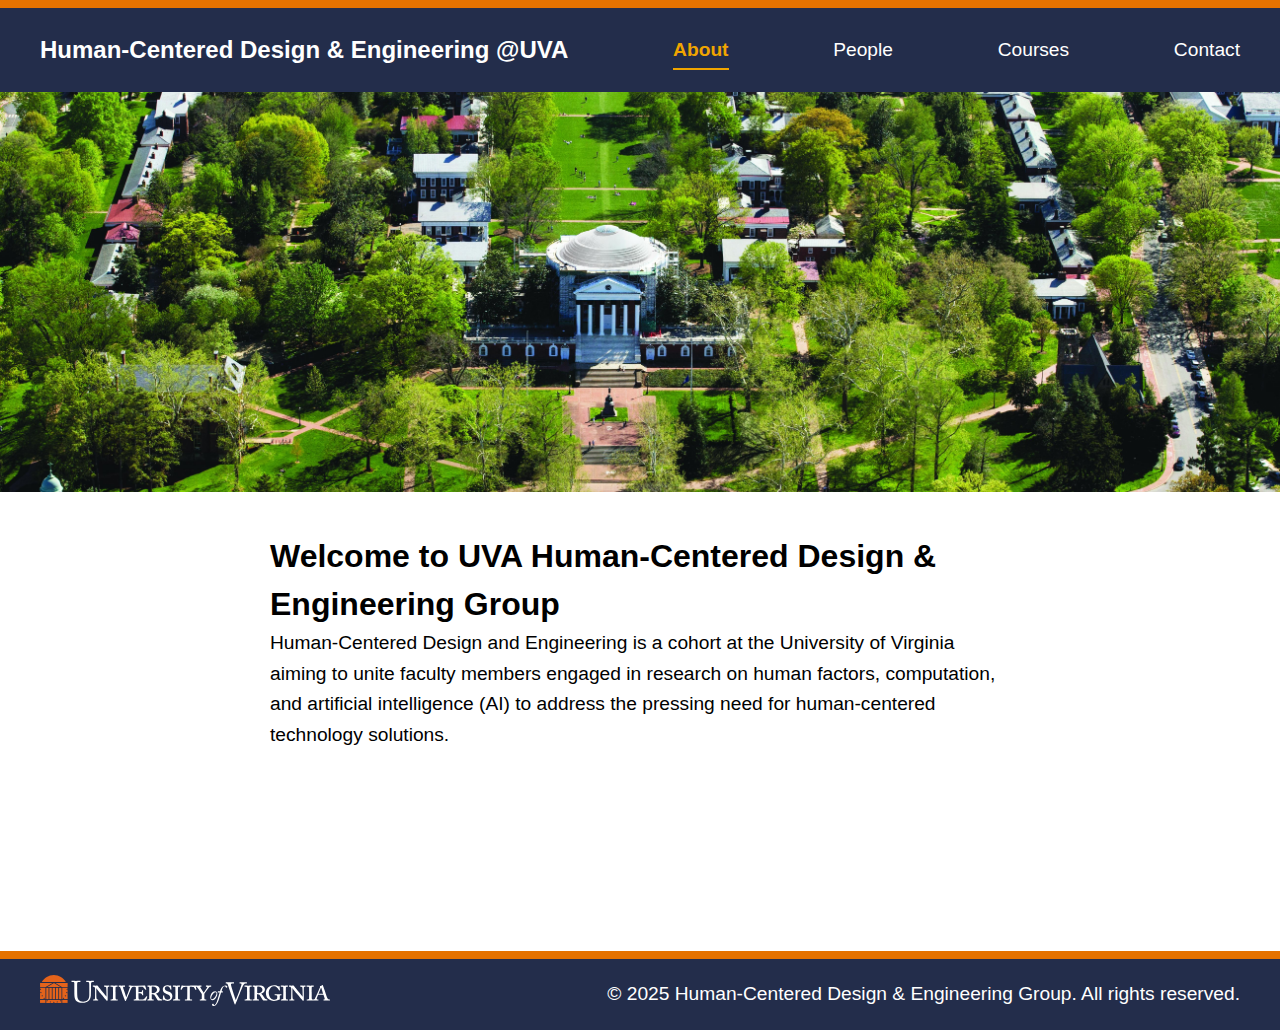
<file: index.html>
<html lang="en">
<head>
    <meta charset="UTF-8">
    <meta name="viewport" content="width=device-width, initial-scale=1.0">
    <title>UVA Human-Centered Design and Engineering Group</title>
    <link rel="icon" href="assets/favicon.ico" type="image/x-icon">
    <link rel="stylesheet" href="styles.css">
</head>
<body>
    <header>
        <nav>
            <ul>
                <li><a href="index.html" class="navbar-logo">
                    Human-Centered Design & Engineering @UVA
                </a></li>
                <li><a href="index.html" class="nav-link">About</a></li>
                <li><a href="people.html" class="nav-link">People</a></li>
                <li><a href="courses.html" class="nav-link">Courses</a></li>
                <li><a href="contact.html" class="nav-link">Contact</a></li>
            </ul>
            <div class="hamburger">
                <span></span>
                <span></span>
                <span></span>
            </div>
            <div class="mobile-menu">
                <ul>
                    <li><a href="index.html" class="mobile-link">About</a></li>
                    <li><a href="people.html" class="mobile-link">People</a></li>
                    <li><a href="courses.html" class="mobile-link">Courses</a></li>
                </ul>
            </div>
        </nav>
    </header>

    <main>
        <section>
            <div class="banner">
                <img src="assets/uva-rotunda.jpg" alt="University of Virginia Grounds" class="banner-image">
            </div>
            <div class="section-content">
                <h1>Welcome to UVA Human-Centered Design & Engineering Group</h1>
                <p>Human-Centered Design and Engineering is a cohort at the University of Virginia aiming to unite faculty members engaged in research on human factors, computation, and artificial intelligence (AI) to address the pressing need for human-centered technology solutions.</p>
            </div>
        </section>
    </main>
    
    <footer>
        <div class="footer-content">
            <img src="assets/logo.svg" alt="university-of-virginia-logo" class="footer-logo">
            <p>&copy; 2025 Human-Centered Design & Engineering Group. All rights reserved.</p>
        </div>
    </footer>

    <script src="script.js"></script>
</body>
</html>
</file>
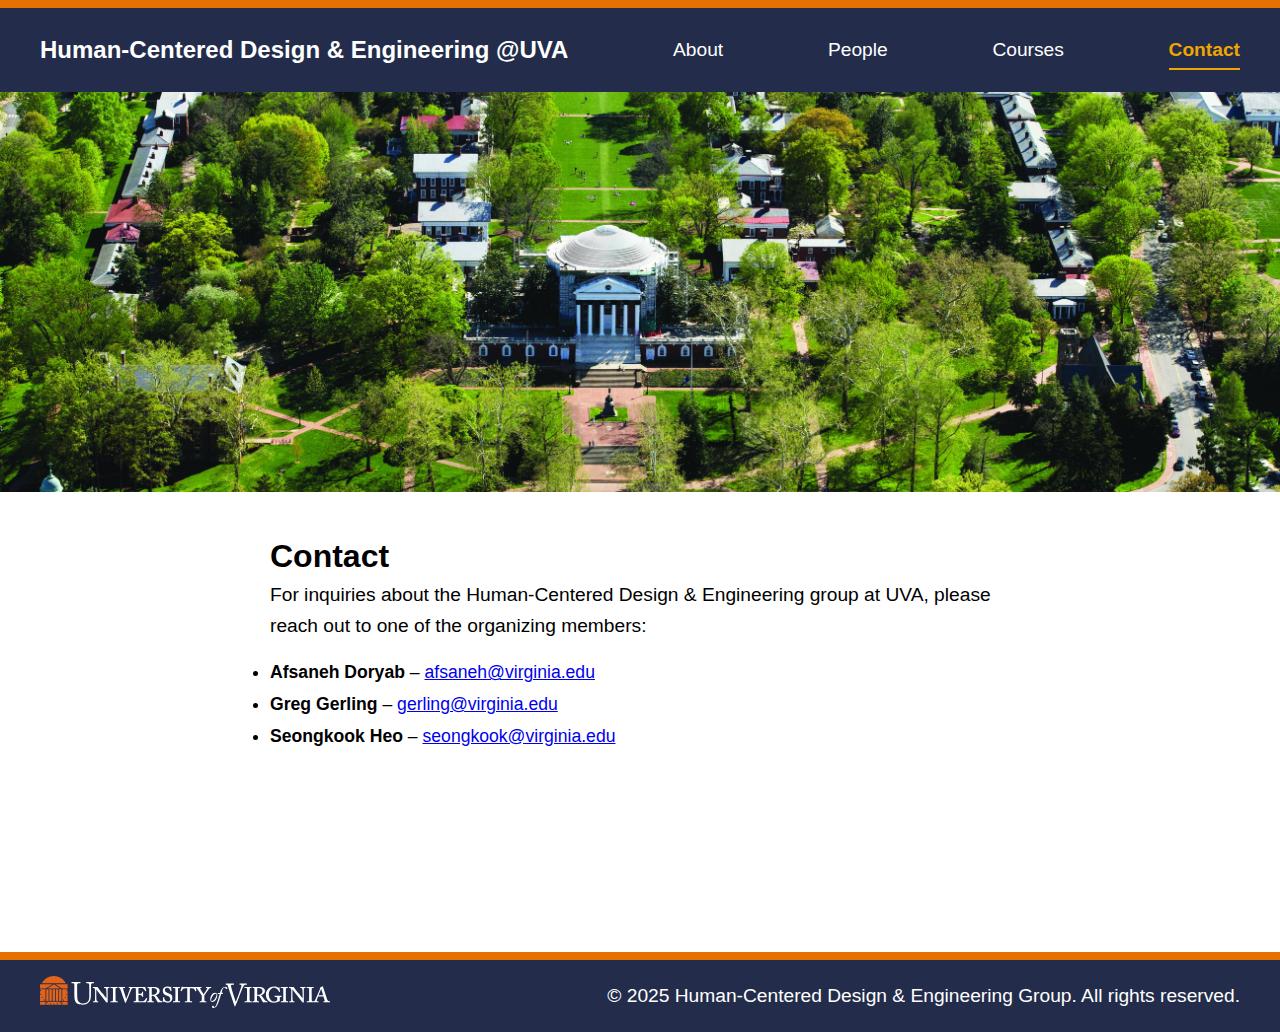
<file: contact.html>
<html lang="en">
<head>
    <meta charset="UTF-8">
    <meta name="viewport" content="width=device-width, initial-scale=1.0">
    <title>Document</title>
    <link rel="icon" href="assets/favicon.ico" type="image/x-icon">
    <link rel="stylesheet" href="styles.css">
</head>
<body>
    <header>
        <nav>
            <ul>
                <li><a href="index.html" class="navbar-logo">
                    Human-Centered Design & Engineering @UVA
                </a></li>
                <li><a href="index.html" class="nav-link">About</a></li>
                <li><a href="people.html" class="nav-link">People</a></li>
                <li><a href="courses.html" class="nav-link">Courses</a></li>
                <li><a href="contact.html" class="nav-link">Contact</a></li>
            </ul>
            <div class="hamburger">
                <span></span>
                <span></span>
                <span></span>
            </div>
            <div class="mobile-menu">
                <ul>
                    <li><a href="index.html" class="mobile-link">About</a></li>
                    <li><a href="people.html" class="mobile-link">People</a></li>
                    <li><a href="courses.html" class="mobile-link">Courses</a></li>
                </ul>
            </div>
        </nav>
    </header>

    <main>
        <section>
            <div class="banner">
                <img src="assets/uva-rotunda.jpg" alt="University of Virginia Grounds" class="banner-image">
            </div>
<div class="section-content">
    <h1>Contact</h1>
    <p>
        For inquiries about the Human-Centered Design & Engineering group at UVA, please reach out to one of the organizing members:
    </p>
    <ul style="margin-top: 1rem; font-size: 1.1rem; line-height: 1.8;">
        <li><strong>Afsaneh Doryab</strong> – <a href="mailto:afsaneh@virginia.edu">afsaneh@virginia.edu</a></li>
        <li><strong>Greg Gerling</strong> – <a href="mailto:gerling@virginia.edu">gerling@virginia.edu</a></li>
        <li><strong>Seongkook Heo</strong> – <a href="mailto:seongkook@virginia.edu">seongkook@virginia.edu</a></li>
    </ul>
</div>

        </section>
    </main>

    <footer>
        <div class="footer-content">
            <img src="assets/logo.svg" alt="university-of-virginia-logo" class="footer-logo">
            <p>&copy; 2025 Human-Centered Design & Engineering Group. All rights reserved.</p>
        </div>
    </footer>

    <script src="script.js"></script>
</body>
</html>
</file>
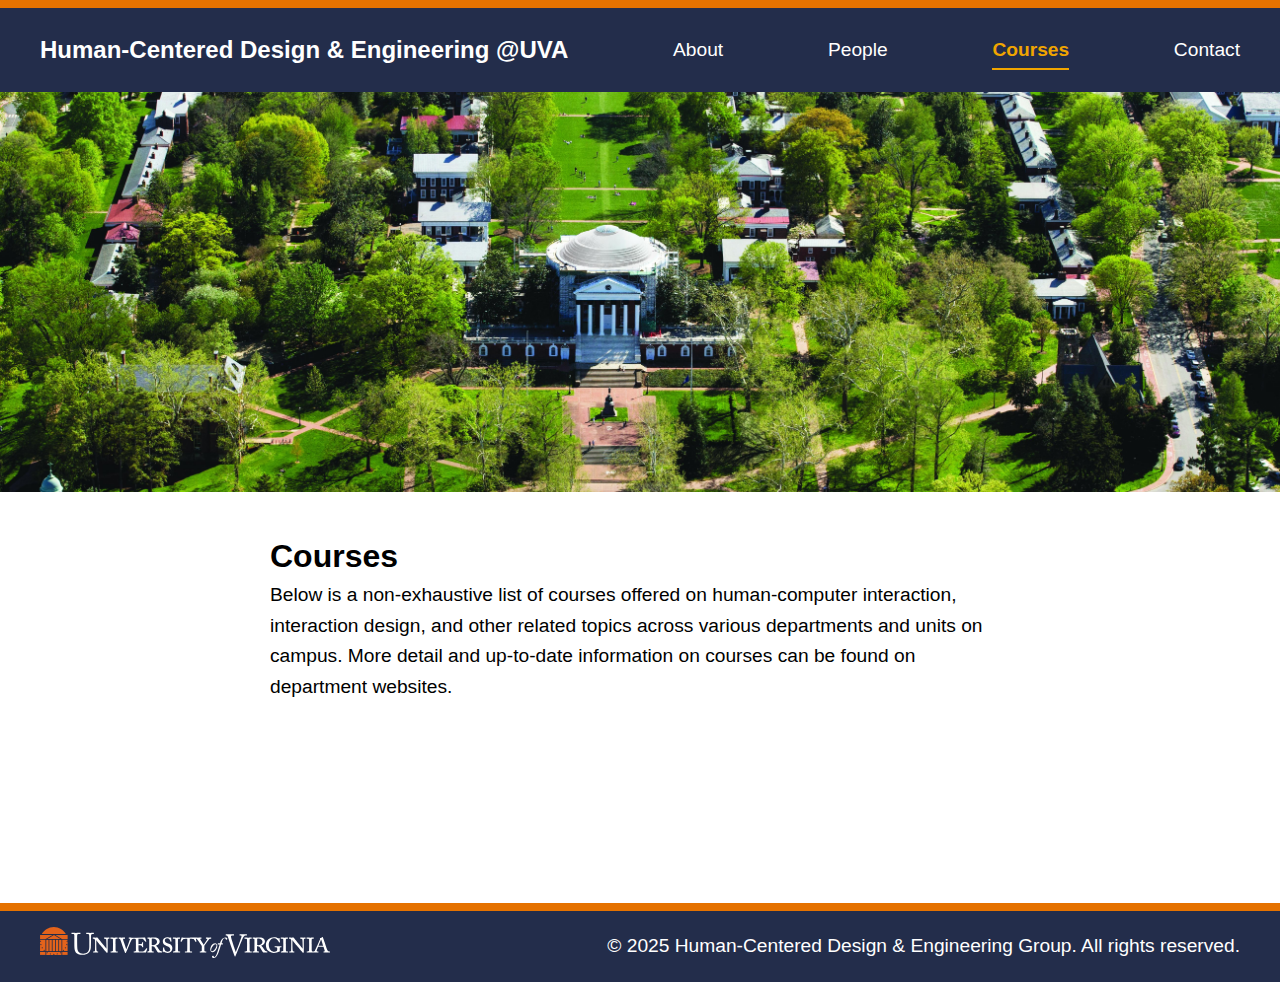
<file: courses.html>
<html lang="en">
<head>
    <meta charset="UTF-8">
    <meta name="viewport" content="width=device-width, initial-scale=1.0">
    <title>Document</title>
    <link rel="icon" href="assets/favicon.ico" type="image/x-icon">
    <link rel="stylesheet" href="styles.css">
</head>
<body>
    <header>
        <nav>
            <ul>
                <li><a href="index.html" class="navbar-logo">
                    Human-Centered Design & Engineering @UVA
                </a></li>
                <li><a href="index.html" class="nav-link">About</a></li>
                <li><a href="people.html" class="nav-link">People</a></li>
                <li><a href="courses.html" class="nav-link">Courses</a></li>
                <li><a href="contact.html" class="nav-link">Contact</a></li>
            </ul>
            <div class="hamburger">
                <span></span>
                <span></span>
                <span></span>
            </div>
            <div class="mobile-menu">
                <ul>
                    <li><a href="index.html" class="mobile-link">About</a></li>
                    <li><a href="people.html" class="mobile-link">People</a></li>
                    <li><a href="courses.html" class="mobile-link">Courses</a></li>
                </ul>
            </div>
        </nav>
    </header>

    <main>
        <section>
            <div class="banner">
                <img src="assets/uva-rotunda.jpg" alt="University of Virginia Grounds" class="banner-image">
            </div>
            <div class="section-content">
                <h1>Courses</h1>
                <p>Below is a non-exhaustive list of courses offered on human-computer interaction, interaction design, and other related topics across various departments and units on campus. More detail and up-to-date information on courses can be found on department websites.</p>
            </div>
        </section>
    </main>

    <footer>
        <div class="footer-content">
            <img src="assets/logo.svg" alt="university-of-virginia-logo" class="footer-logo">
            <p>&copy; 2025 Human-Centered Design & Engineering Group. All rights reserved.</p>
        </div>
    </footer>

    <script src="script.js"></script>
</body>
</html>
</file>
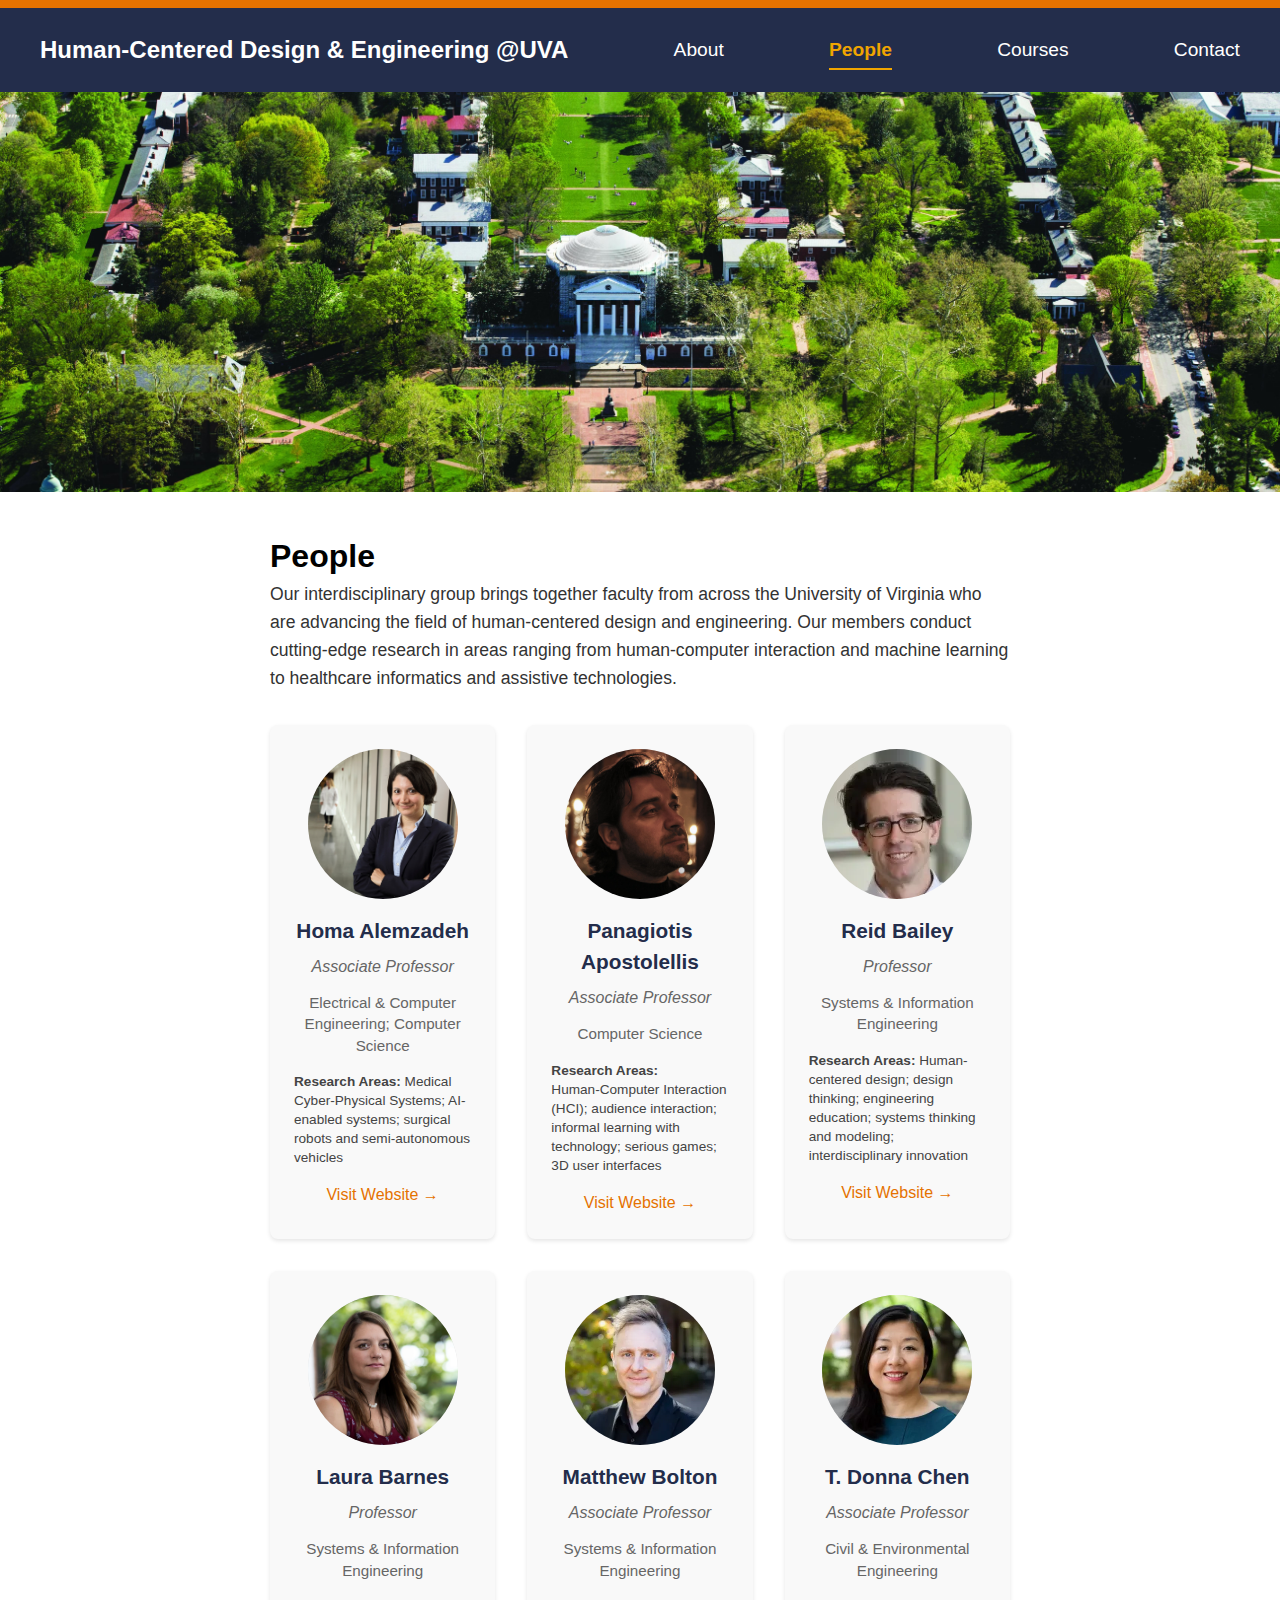
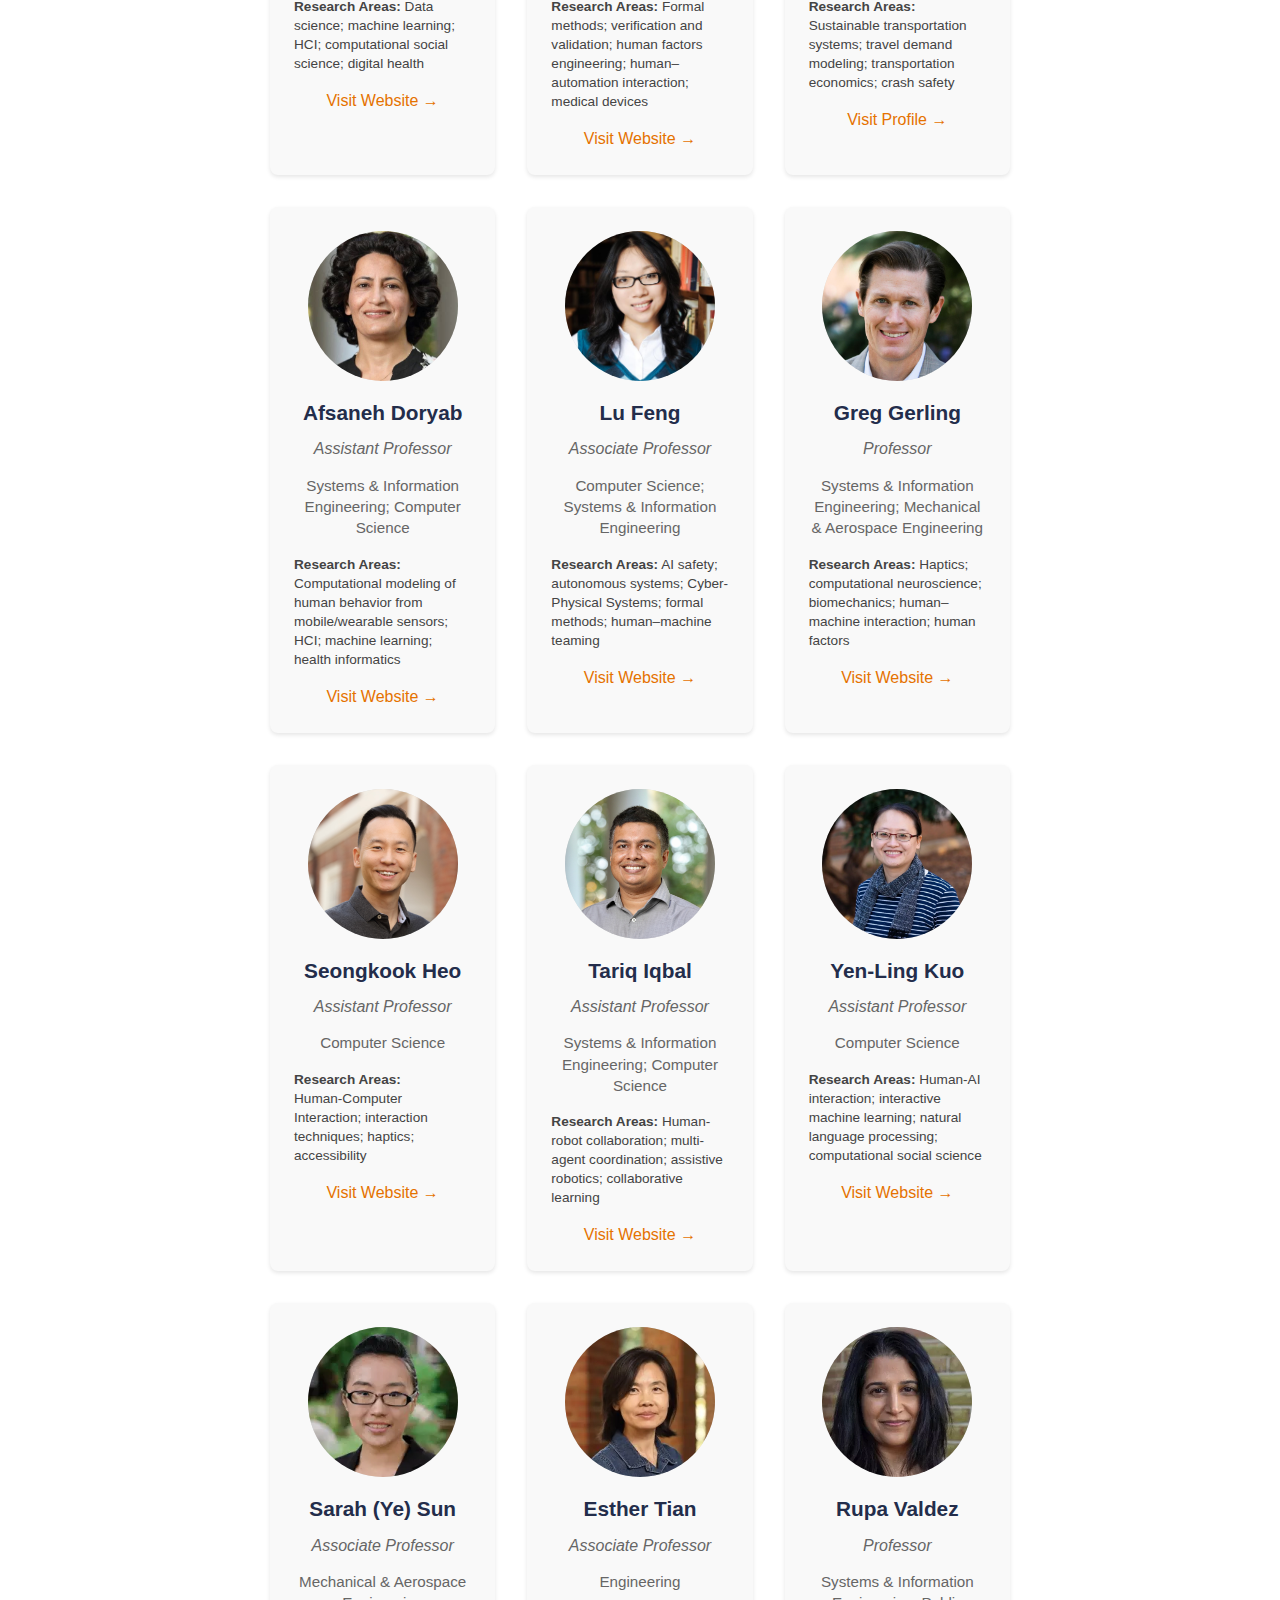
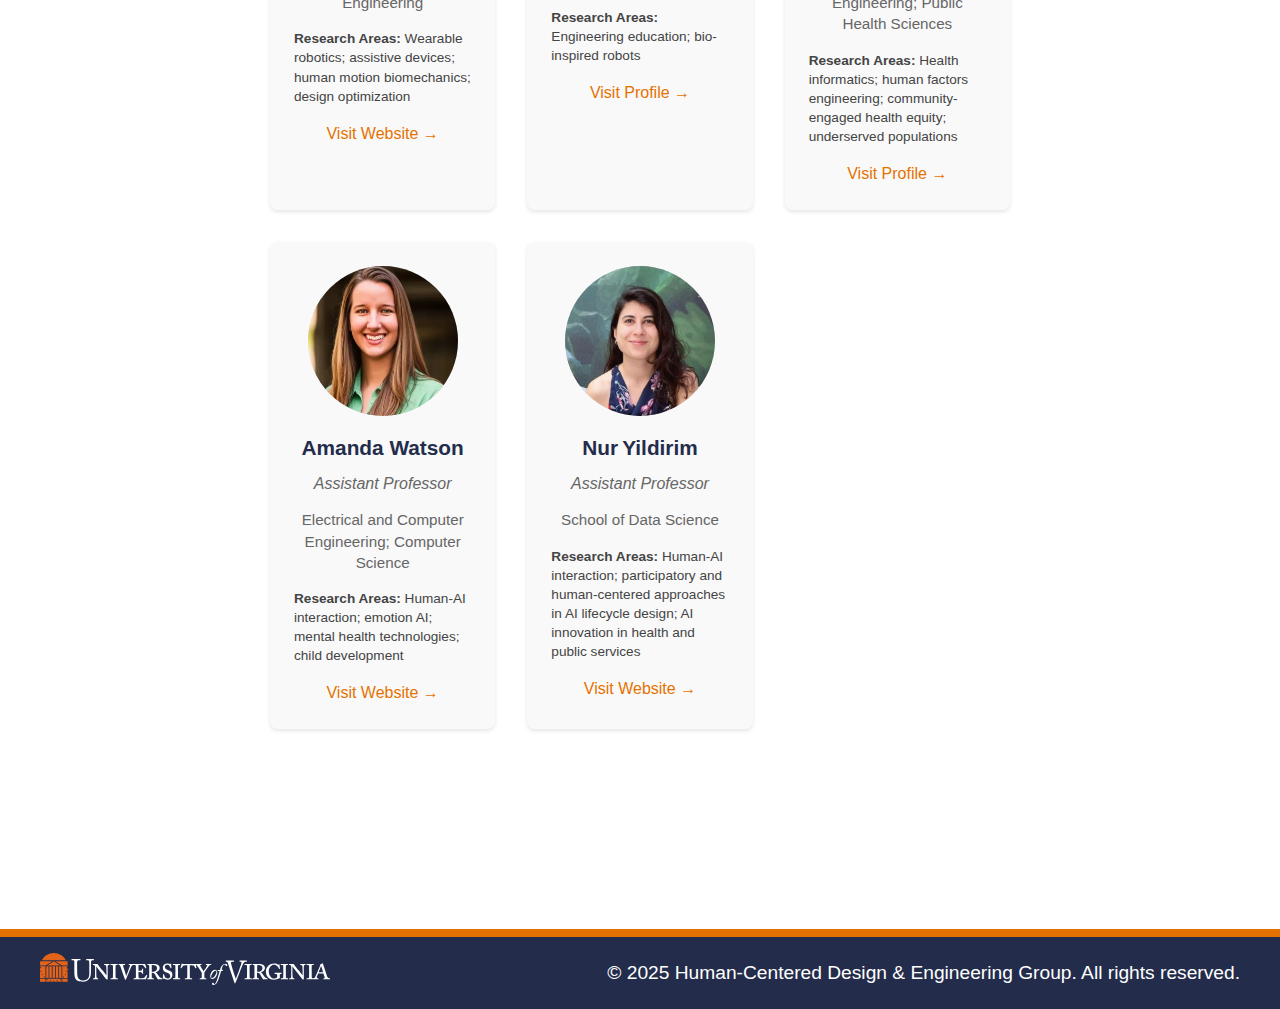
<file: people.html>
<!DOCTYPE html>
<html lang="en">
<head>
    <meta charset="UTF-8">
    <meta name="viewport" content="width=device-width, initial-scale=1.0">
    <title>People - UVA Human-Centered Design & Engineering</title>
    <link rel="icon" href="assets/favicon.ico" type="image/x-icon">
    <link rel="stylesheet" href="styles.css">
    <style>
        /* .people-grid {
            display: grid;
            grid-template-columns: repeat(auto-fill, minmax(300px, 1fr));
            gap: 2rem;
            margin-top: 2rem;
        } */

        .people-grid {
    display: grid;
    grid-template-columns: repeat(3, 1fr);
    gap: 2rem;
    margin-top: 2rem;
}

        
        .person-card {
            background: #f9f9f9;
            border-radius: 8px;
            padding: 1.5rem;
            box-shadow: 0 2px 4px rgba(0,0,0,0.1);
            transition: transform 0.3s, box-shadow 0.3s;
        }
        
        .person-card:hover {
            transform: translateY(-5px);
            box-shadow: 0 4px 8px rgba(0,0,0,0.15);
        }
        
        .person-image {
            width: 150px;
            height: 150px;
            border-radius: 50%;
            object-fit: cover;
            margin: 0 auto 1rem;
            display: block;
            background: #ddd;
        }
        
        .person-name {
            font-size: 1.3rem;
            font-weight: bold;
            color: #232d4b;
            margin-bottom: 0.5rem;
            text-align: center;
        }
        
        .person-title {
            font-size: 1rem;
            color: #666;
            margin-bottom: 0.8rem;
            text-align: center;
            font-style: italic;
        }
        
        .person-departments {
            font-size: 0.95rem;
            color: #666;
            margin-bottom: 1rem;
            text-align: center;
            line-height: 1.4;
        }
        
        .person-research {
            font-size: 0.85rem;
            color: #444;
            line-height: 1.4;
            margin-bottom: 1rem;
        }
        
        .person-website {
            text-align: center;
            margin-top: 1rem;
        }
        
        .person-website a {
            color: #e57200;
            text-decoration: none;
            font-weight: 500;
            transition: color 0.3s;
        }
        
        .person-website a:hover {
            color: #232d4b;
            text-decoration: underline;
        }
        
        .section-intro {
            font-size: 1.1rem;
            line-height: 1.6;
            margin-bottom: 2rem;
            color: #333;
        }
        
        @media (max-width: 768px) {
            .people-grid {
                grid-template-columns: 1fr;
            }
        }
    </style>
</head>
<body>
    <header>
        <nav>
            <ul>
                <li><a href="index.html" class="navbar-logo">
                    Human-Centered Design & Engineering @UVA
                </a></li>
                <li><a href="index.html" class="nav-link">About</a></li>
                <li><a href="people.html" class="nav-link">People</a></li>
                <li><a href="courses.html" class="nav-link">Courses</a></li>
                <li><a href="contact.html" class="nav-link">Contact</a></li>
            </ul>
            <div class="hamburger">
                <span></span>
                <span></span>
                <span></span>
            </div>
            <div class="mobile-menu">
                <ul>
                    <li><a href="index.html" class="mobile-link">About</a></li>
                    <li><a href="people.html" class="mobile-link">People</a></li>
                    <li><a href="courses.html" class="mobile-link">Courses</a></li>
                </ul>
            </div>
        </nav>
    </header>

    <main>
        <section>
            <div class="banner">
                <img src="assets/uva-rotunda.jpg" alt="University of Virginia Grounds" class="banner-image">
            </div>
            <div class="section-content">
                <h1>People</h1>
                <p class="section-intro">
                    Our interdisciplinary group brings together faculty from across the University of Virginia who are advancing the field of human-centered design and engineering. Our members conduct cutting-edge research in areas ranging from human-computer interaction and machine learning to healthcare informatics and assistive technologies.
                </p>
                
                <div class="people-grid">
                    <!-- Homa Alemzadeh -->
                    <div class="person-card">
                        <img src="assets/people/homa_alemzadeh.jpg" alt="Homa Alemzadeh" class="person-image">
                        <h2 class="person-name">Homa Alemzadeh</h2>
                        <p class="person-title">Associate Professor</p>
                        <p class="person-departments">Electrical & Computer Engineering; Computer Science</p>
                        <p class="person-research"><strong>Research Areas:</strong> Medical Cyber-Physical Systems; AI-enabled systems; surgical robots and semi-autonomous vehicles</p>
                        <div class="person-website">
                            <a href="https://homa-alem.github.io/" target="_blank">Visit Website →</a>
                        </div>
                    </div>

                    <!-- Panagiotis Apostolellis -->
                    <div class="person-card">
                    <img src="assets/people/panagiotis_apostolellis.jpg" alt="Panagiotis Apostolellis" class="person-image">
                    <h2 class="person-name">Panagiotis Apostolellis</h2>
                    <p class="person-title">Associate Professor</p>
                    <p class="person-departments">Computer Science</p>
                    <p class="person-research"><strong>Research Areas:</strong> Human‑Computer Interaction (HCI); audience interaction; informal learning with technology; serious games; 3D user interfaces</p>
                    <div class="person-website">
                        <a href="http://papostolellis.com/" target="_blank">Visit Website →</a>
                    </div>
                    </div>


                    <!-- Reid Bailey -->
                    <div class="person-card">
                        <img src="assets/people/reid_bailey.webp" alt="Reid Bailey" class="person-image">
                        <h2 class="person-name">Reid Bailey</h2>
                        <p class="person-title">Professor</p>
                        <p class="person-departments">Systems & Information Engineering</p>
                        <p class="person-research"><strong>Research Areas:</strong> Human-centered design; design thinking; engineering education; systems thinking and modeling; interdisciplinary innovation</p>
                        <div class="person-website">
                            <a href="https://rrbailey9.wixsite.com/reid-bailey" target="_blank">Visit Website →</a>
                        </div>
                    </div>


                    <!-- Laura Barnes -->
                    <div class="person-card">
                        <img src="assets/people/laura_barnes.jpg" alt="Laura Barnes" class="person-image">
                        <h2 class="person-name">Laura Barnes</h2>
                        <p class="person-title">Professor</p>
                        <p class="person-departments">Systems & Information Engineering</p>
                        <p class="person-research"><strong>Research Areas:</strong> Data science; machine learning; HCI; computational social science; digital health</p>
                        <div class="person-website">
                            <a href="https://s2helab.com/" target="_blank">Visit Website →</a>
                        </div>
                    </div>

                    <!-- Matthew Bolton -->
                    <div class="person-card">
                        <img src="assets/people/matt_bolton.webp" alt="Matthew Bolton" class="person-image">
                        <h2 class="person-name">Matthew Bolton</h2>
                        <p class="person-title">Associate Professor</p>
                        <p class="person-departments">Systems & Information Engineering</p>
                        <p class="person-research"><strong>Research Areas:</strong> Formal methods; verification and validation; human factors engineering; human–automation interaction; medical devices</p>
                        <div class="person-website">
                            <a href="https://drbolton.org/" target="_blank">Visit Website →</a>
                        </div>
                    </div>

                    <!-- Donna Chen -->
                    <div class="person-card">
                    <img src="assets/people/donna_chen.webp" alt="Donna Chen" class="person-image">
                    <h2 class="person-name">T. Donna Chen</h2>
                    <p class="person-title">Associate Professor</p>
                    <p class="person-departments">Civil &amp; Environmental Engineering</p>
                    <p class="person-research"><strong>Research Areas:</strong> Sustainable transportation systems; travel demand modeling; transportation economics; crash safety</p>
                    <div class="person-website">
                        <a href="https://engineering.virginia.edu/faculty/t-donna-chen" target="_blank">Visit Profile →</a>
                    </div>
                    </div>


                    <!-- Afsaneh Doryab -->
                    <div class="person-card">
                        <img src="assets/people/afsaneh_doryab.jpeg" alt="Afsaneh Doryab" class="person-image">
                        <h2 class="person-name">Afsaneh Doryab</h2>
                        <p class="person-title">Assistant Professor</p>
                        <p class="person-departments">Systems & Information Engineering; Computer Science</p>
                        <p class="person-research"><strong>Research Areas:</strong> Computational modeling of human behavior from mobile/wearable sensors; HCI; machine learning; health informatics</p>
                        <div class="person-website">
                            <a href="https://www.afsanehdoryab.com" target="_blank">Visit Website →</a>
                        </div>
                    </div>

                    <!-- Lu Feng -->
                    <div class="person-card">
                        <img src="assets/people/lu_feng.jpg" alt="Lu Feng" class="person-image">
                        <h2 class="person-name">Lu Feng</h2>
                        <p class="person-title">Associate Professor</p>
                        <p class="person-departments">Computer Science; Systems & Information Engineering</p>
                        <p class="person-research"><strong>Research Areas:</strong> AI safety; autonomous systems; Cyber-Physical Systems; formal methods; human–machine teaming</p>
                        <div class="person-website">
                            <a href="https://www.cs.virginia.edu/~lufeng" target="_blank">Visit Website →</a>
                        </div>
                    </div>

                    <!-- Greg Gerling -->
                    <div class="person-card">
                        <img src="assets/people/gregory_gerling.jpg" alt="Greg Gerling" class="person-image">
                        <h2 class="person-name">Greg Gerling</h2>
                        <p class="person-title">Professor</p>
                        <p class="person-departments">Systems & Information Engineering; Mechanical & Aerospace Engineering</p>
                        <p class="person-research"><strong>Research Areas:</strong> Haptics; computational neuroscience; biomechanics; human–machine interaction; human factors</p>
                        <div class="person-website">
                            <a href="https://www.gerlingtouchlab.com" target="_blank">Visit Website →</a>
                        </div>
                    </div>

                    <!-- Seongkook Heo -->
                    <div class="person-card">
                        <img src="assets/people/seongkook_heo.jpg" alt="Seongkook Heo" class="person-image">
                        <h2 class="person-name">Seongkook Heo</h2>
                        <p class="person-title">Assistant Professor</p>
                        <p class="person-departments">Computer Science</p>
                        <p class="person-research"><strong>Research Areas:</strong> Human‑Computer Interaction; interaction techniques; haptics; accessibility</p>
                        <div class="person-website">
                            <a href="https://ultimateinterface.com/" target="_blank">Visit Website →</a>
                        </div>
                    </div>

                    <!-- Tariq Iqbal -->
                    <div class="person-card">
                        <img src="assets/people/tariq_iqbal.jpeg" alt="Tariq Iqbal" class="person-image">
                        <h2 class="person-name">Tariq Iqbal</h2>
                        <p class="person-title">Assistant Professor</p>
                        <p class="person-departments">Systems & Information Engineering; Computer Science</p>
                        <p class="person-research"><strong>Research Areas:</strong> Human-robot collaboration; multi-agent coordination; assistive robotics; collaborative learning</p>
                        <div class="person-website">
                            <a href="https://www.tiqbal.com/" target="_blank">Visit Website →</a>
                        </div>
                    </div>

                    <!-- Yen-Ling Kuo -->
                    <div class="person-card">
                        <img src="assets/people/yen-ling_kuo.webp" alt="Yen-Ling Kuo" class="person-image">
                        <h2 class="person-name">Yen‑Ling Kuo</h2>
                        <p class="person-title">Assistant Professor</p>
                        <p class="person-departments">Computer Science</p>
                        <p class="person-research"><strong>Research Areas:</strong> Human-AI interaction; interactive machine learning; natural language processing; computational social science</p>
                        <div class="person-website">
                            <a href="https://yenlingkuo.com" target="_blank">Visit Website →</a>
                        </div>
                    </div>

                    <!-- Sarah (Ye) Sun -->
                    <div class="person-card">
                        <img src="assets/people/sarah_sun.webp" alt="Sarah (Ye) Sun" class="person-image">
                        <h2 class="person-name">Sarah (Ye) Sun</h2>
                        <p class="person-title">Associate Professor</p>
                        <p class="person-departments">Mechanical & Aerospace Engineering</p>
                        <p class="person-research"><strong>Research Areas:</strong> Wearable robotics; assistive devices; human motion biomechanics; design optimization</p>
                        <div class="person-website">
                            <a href="https://engineering.virginia.edu/labs-groups/wearlab" target="_blank">Visit Website →</a>
                        </div>
                    </div>

                    <!-- Esther Tian -->
                    <div class="person-card">
                        <img src="assets/people/esther_tian.webp" alt="Esther Tian" class="person-image">
                        <h2 class="person-name">Esther Tian</h2>
                        <p class="person-title">Associate Professor</p>
                        <p class="person-departments">Engineering</p>
                        <p class="person-research"><strong>Research Areas:</strong> Engineering education; bio-inspired robots</p>
                        <div class="person-website">
                            <a href="https://engineering.virginia.edu/faculty/esther-tian" target="_blank">Visit Profile →</a>
                        </div>
                    </div>


                    <!-- Rupa Valdez -->
                    <div class="person-card">
                    <img src="assets/people/rupa_valdez.webp" alt="Rupa Valdez" class="person-image">
                    <h2 class="person-name">Rupa Valdez</h2>
                    <p class="person-title">Professor</p>
                    <p class="person-departments">Systems &amp; Information Engineering; Public Health Sciences</p>
                    <p class="person-research"><strong>Research Areas:</strong> Health informatics; human factors engineering; community-engaged health equity; underserved populations</p>
                    <div class="person-website">
                        <a href="https://engineering.virginia.edu/faculty/rupa-s-valdez" target="_blank">Visit Profile →</a>
                    </div>
                    </div>


                    <!-- Amanda Watson -->
                    <div class="person-card">
                        <img src="assets/people/amanda_watson.webp" alt="Amanda Watson" class="person-image">
                        <h2 class="person-name">Amanda Watson</h2>
                        <p class="person-title">Assistant Professor</p>
                        <p class="person-departments">Electrical and Computer Engineering; Computer Science</p>
                        <p class="person-research"><strong>Research Areas:</strong> Human‑AI interaction; emotion AI; mental health technologies; child development</p>
                        <div class="person-website">
                            <a href="https://watsonresearchlab.org/" target="_blank">Visit Website →</a>
                        </div>
                    </div>

                    <!-- Nur Yildirim -->
                    <div class="person-card">
                        <img src="assets/people/nur_yildirim.jpg" alt="Nur Yildirim" class="person-image">
                        <h2 class="person-name">Nur Yildirim</h2>
                        <p class="person-title">Assistant Professor</p>
                        <p class="person-departments">School of Data Science
                        <p class="person-research"><strong>Research Areas:</strong> Human‑AI interaction; participatory and human‑centered approaches in AI lifecycle design; AI innovation in health and public services</p>
                        <div class="person-website">
                            <a href="https://nuryildirim.github.io/" target="_blank">Visit Website →</a>
                        </div>
                    </div>
                </div>
            </div>
        </section>
    </main>

    <footer>
        <div class="footer-content">
            <img src="assets/logo.svg" alt="university-of-virginia-logo" class="footer-logo">
            <p>&copy; 2025 Human-Centered Design & Engineering Group. All rights reserved.</p>
        </div>
    </footer>

    <script src="script.js"></script>
</body>
</html>
</file>
<file: styles.css>
* {
    padding: 0;
    margin: 0;
    box-sizing: border-box;
}

body {
    margin: 0;
    min-height: 100vh;
    min-width: 100vw;
    font-family: Inter, sans-serif;
    font-weight: 400;
    line-height: 1.5;
    overflow-x: hidden;
  }

header nav {
    border-top: 8px solid #e57200;
    background: #232d4b;
    color: #fff;
    padding: 1.5rem 0;
    display: flex;
    justify-content: center;
}

.navbar-logo {
    margin-right: auto;
    font-size: 1.5rem;
    font-weight: bold;
    text-decoration: none;
    color: #fff;
}

nav ul {
    list-style: none;
    display: flex;
    align-items: center;
    justify-content: space-between;
    max-width: 1200px;
    width: 100%;
    margin: 0;
    padding: 0;
}

.nav-link {
    text-decoration: none;
    color: #fff;
    font-size: 1.2rem;
    transition: color 0.3s;
  }

.nav-link.active {
    color: #f0a500;
    font-weight: bold;
    padding-bottom: 8px;
    border-bottom: 2px solid #f0a500;
  }

nav ul li a:hover {
    color: #f0a500;
}

main {
    display: flex;
    justify-content: center;
    min-height: calc(100vh - 100px);
}

main section {
    width: 100%;
    margin-bottom: 200px;
    /* padding: 20px; */
}

.banner {
    height: 400px;
    position: relative;
    width: 100%;
    overflow: hidden;
    margin-bottom: 40px;
}

.banner-image {
    position: absolute;
    top: 0;
    left: 50%;
    transform: translateX(-50%);
    height: 100%;
    min-width: 100%;
    object-fit: cover;
}

.section-content {
    padding: 0 40px;
    margin: 0 auto;
    max-width: 820px;
}

h1 {
    font-size: 2rem;
}

p {
    font-size: 1.2rem;
    line-height: 1.6;
}

footer {
    padding: 1rem 0;
    border-top: 8px solid #e57200;
    background: #232d4b;
    color: #fff;
    display: flex;
    justify-content: center;
}

.footer-content {
    display: flex;
    align-items: center;
    /* padding: 0 1rem 0 1rem; */
    max-width: 1200px;
    width: 100%;
}

.footer-logo {
    max-width: 290px;
    margin-bottom: 0.5rem;
    margin-right: auto;
}

.mobile-menu {
    background-color: #e57200;
    height: 20vh;
    width: 100%;
    /* max-width: 450; */
    position: fixed;
    top: -100%;
    left: 0;
    display: flex;
    flex-direction: column;
    justify-content: center;
    align-items: center;
    text-align: center;
    font-size: 3rem;
    transition: .3s ease;
    z-index: 1;
}

.mobile-menu.active {
    top: 106px;
}

.mobile-link {
    text-decoration: none;
    color: #fff;
    font-size: 3rem;
    font-weight: bold;
    transition: color 0.3s;
}

.hamburger {
    height: 50px;
    width: 50px;
    margin-left: auto;
    position: relative;
    display: none;
}

.hamburger span {
    height: 5px;
    width: 100%;
    background-color: #e57200;
    border-radius: 25px;
    position: absolute;
    top: 50%;
    left: 50%;
    transform: translate(-50%, -50%);
    transition: .3s ease;
}

.hamburger span:nth-child(1) {
    top: 25%;
}

.hamburger span:nth-child(3) {
    top: 75%;
}

.hamburger.active span:nth-child(1) {
    top: 50%;
    transform: translate(-50%, -50%) rotate(45deg);
}

.hamburger.active span:nth-child(2) {
    opacity: 0;
}

.hamburger.active span:nth-child(3) {
    top: 50%;
    transform: translate(-50%, -50%) rotate(-45deg);
}


/* Mobile Styles */
@media (max-width: 860px) {
    .nav-link {
        display: none;
    }

    .hamburger {
        display: block;
    }

    .mobile-menu ul {
        list-style: none;
        flex-direction: column;
        margin: 0;
        padding: 0;
    }

    .mobile-menu li {
        text-align: center;
    }

    .mobile-menu a {
        display: block;
        padding: 1.5rem 0;
        text-decoration: none;
        color: #fff;
        font-size: 1.5rem;
        transition: color 0.3s;
    }

    .mobile-menu a:hover {
        color: #232d4b;
    }
}

@media (max-width: 640px) {
    .navbar-logo {
        visibility: hidden;
        position: relative;
    }

    .navbar-logo::after {
        content: "HCDE@UVA";
        visibility: visible;
        position: absolute;
        top: 0;
        left: 0;
        font-size: 1.5rem;
        font-weight: bold;
    }
}

@media (min-width: 768px) {
    .mobile-menu {
        display: none;
    }
}
</file>
